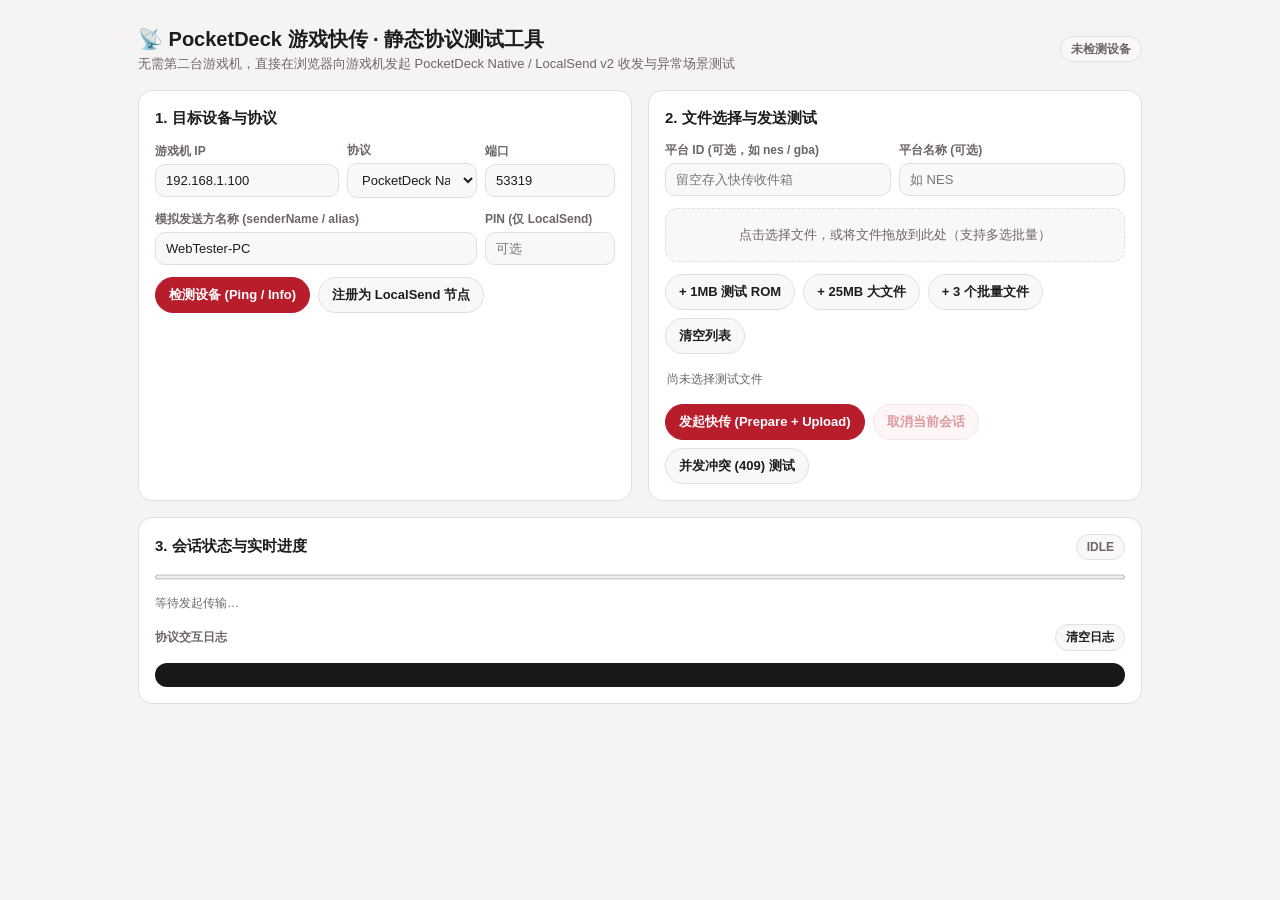
<file: tools/quickshare-tester.html>
<!doctype html>
<html lang="zh-CN">
<head>
  <meta charset="utf-8" />
  <meta name="viewport" content="width=device-width, initial-scale=1" />
  <title>PocketDeck QuickShare 协议测试工具</title>
  <style>
    :root {
      --bg: #f6f4f3;
      --surface: #ffffff;
      --surface-soft: #faf8f7;
      --border: #e4dedc;
      --text: #1e1b1b;
      --muted: #6e6565;
      --ruby: #b81d2c;
      --ruby-soft: #fbecee;
      --ok: #157f4b;
      --ok-soft: #eaf8f0;
      --warn: #b45309;
      --warn-soft: #fef5e7;
      --radius: 14px;
    }
    * { box-sizing: border-box; }
    body {
      margin: 0;
      font-family: -apple-system, BlinkMacSystemFont, "Segoe UI", Roboto, "PingFang SC", "Microsoft YaHei", sans-serif;
      background: var(--bg);
      color: var(--text);
      line-height: 1.5;
    }
    .wrap {
      max-width: 1040px;
      margin: 0 auto;
      padding: 24px 18px 48px;
      display: grid;
      gap: 16px;
    }
    header {
      display: flex;
      flex-wrap: wrap;
      align-items: center;
      justify-content: space-between;
      gap: 12px;
    }
    h1 {
      margin: 0;
      font-size: 20px;
      display: flex;
      align-items: center;
      gap: 8px;
    }
    .sub { font-size: 13px; color: var(--muted); }
    .grid {
      display: grid;
      grid-template-columns: repeat(auto-fit, minmax(320px, 1fr));
      gap: 16px;
    }
    .card {
      background: var(--surface);
      border: 1px solid var(--border);
      border-radius: var(--radius);
      padding: 16px;
      display: grid;
      gap: 12px;
      align-content: start;
    }
    .card h2 {
      margin: 0;
      font-size: 15px;
      display: flex;
      align-items: center;
      justify-content: space-between;
    }
    .row {
      display: flex;
      flex-wrap: wrap;
      gap: 8px;
      align-items: center;
    }
    .field {
      display: grid;
      gap: 4px;
      flex: 1;
      min-width: 130px;
    }
    label { font-size: 12px; color: var(--muted); font-weight: 600; }
    input, select {
      width: 100%;
      padding: 8px 10px;
      border: 1px solid var(--border);
      border-radius: 10px;
      background: var(--surface-soft);
      color: var(--text);
      font-size: 13px;
      outline: none;
    }
    input:focus, select:focus { border-color: var(--ruby); background: #fff; }
    button {
      border: 1px solid var(--border);
      background: var(--surface-soft);
      color: var(--text);
      padding: 8px 13px;
      border-radius: 999px;
      font-size: 13px;
      font-weight: 600;
      cursor: pointer;
      transition: 0.15s ease;
    }
    button:hover:not(:disabled) { border-color: var(--ruby); color: var(--ruby); }
    button:disabled { opacity: 0.45; cursor: not-allowed; }
    button.primary {
      background: var(--ruby);
      border-color: var(--ruby);
      color: #fff;
    }
    button.primary:hover:not(:disabled) { filter: brightness(0.92); color: #fff; }
    button.danger {
      background: var(--ruby-soft);
      border-color: #f0c2c7;
      color: var(--ruby);
    }
    .pill {
      display: inline-flex;
      align-items: center;
      gap: 6px;
      padding: 3px 10px;
      border-radius: 999px;
      font-size: 12px;
      font-weight: 600;
      background: var(--surface-soft);
      border: 1px solid var(--border);
      color: var(--muted);
    }
    .pill.ok { background: var(--ok-soft); border-color: #bfe7d1; color: var(--ok); }
    .pill.warn { background: var(--warn-soft); border-color: #f5d8a8; color: var(--warn); }
    .pill.err { background: var(--ruby-soft); border-color: #f0c2c7; color: var(--ruby); }
    .drop {
      border: 1.5px dashed var(--border);
      border-radius: 12px;
      padding: 16px;
      text-align: center;
      background: var(--surface-soft);
      cursor: pointer;
      font-size: 13px;
      color: var(--muted);
    }
    .drop.over { border-color: var(--ruby); background: var(--ruby-soft); color: var(--ruby); }
    .files {
      display: grid;
      gap: 6px;
      max-height: 150px;
      overflow: auto;
    }
    .file-item {
      display: flex;
      justify-content: space-between;
      align-items: center;
      font-size: 12px;
      padding: 6px 10px;
      border-radius: 8px;
      background: var(--surface-soft);
      border: 1px solid var(--border);
    }
    progress {
      width: 100%;
      height: 10px;
      accent-color: var(--ruby);
    }
    .log {
      background: #191717;
      color: #eae4e4;
      border-radius: 12px;
      padding: 12px;
      font-family: ui-monospace, SFMono-Regular, Menlo, Consolas, monospace;
      font-size: 12px;
      max-height: 280px;
      overflow: auto;
      white-space: pre-wrap;
      word-break: break-all;
    }
    .hint {
      font-size: 12px;
      color: var(--muted);
      background: var(--surface-soft);
      border: 1px solid var(--border);
      border-radius: 10px;
      padding: 10px 12px;
    }
    a { color: var(--ruby); }
  </style>
</head>
<body>
  <div class="wrap">
    <header>
      <div>
        <h1>📡 PocketDeck 游戏快传 · 静态协议测试工具</h1>
        <div class="sub">无需第二台游戏机，直接在浏览器向游戏机发起 PocketDeck Native / LocalSend v2 收发与异常场景测试</div>
      </div>
      <span id="connBadge" class="pill">未检测设备</span>
    </header>

    <div class="grid">
      <!-- 连接配置 -->
      <section class="card">
        <h2>1. 目标设备与协议</h2>
        <div class="row">
          <div class="field" style="flex: 1.5;">
            <label>游戏机 IP</label>
            <input id="ip" placeholder="192.168.1.100" />
          </div>
          <div class="field">
            <label>协议</label>
            <select id="protocol">
              <option value="pocketdeck">PocketDeck Native (HTTP)</option>
              <option value="localsend">LocalSend v2 (HTTPS)</option>
            </select>
          </div>
          <div class="field" style="max-width: 96px;">
            <label>端口</label>
            <input id="port" type="number" value="53319" />
          </div>
        </div>
        <div class="row">
          <div class="field">
            <label>模拟发送方名称 (senderName / alias)</label>
            <input id="senderName" value="WebTester-PC" />
          </div>
          <div class="field" style="max-width: 130px;">
            <label>PIN (仅 LocalSend)</label>
            <input id="pin" placeholder="可选" />
          </div>
        </div>
        <div class="row">
          <button class="primary" id="btnPing">检测设备 (Ping / Info)</button>
          <button id="btnRegister" title="向游戏机发送 LocalSend register 广播自身">注册为 LocalSend 节点</button>
        </div>
        <div id="deviceInfo" class="hint" style="display:none;"></div>
        <div class="hint" id="tlsHint" style="display:none;">
          LocalSend 使用自签名 HTTPS（端口 53317）。若浏览器拦截请求，请先点击下方链接并在新标签页选择「继续访问」以信任证书：<br/>
          <a id="tlsLink" href="#" target="_blank" rel="noopener">打开设备 LocalSend Info 信任证书</a>
        </div>
      </section>

      <!-- 文件与发送测试 -->
      <section class="card">
        <h2>2. 文件选择与发送测试</h2>
        <div class="row">
          <div class="field">
            <label>平台 ID (可选，如 nes / gba)</label>
            <input id="platformId" placeholder="留空存入快传收件箱" />
          </div>
          <div class="field">
            <label>平台名称 (可选)</label>
            <input id="platformName" placeholder="如 NES" />
          </div>
        </div>

        <input id="fileInput" type="file" multiple style="display:none;" />
        <div class="drop" id="dropZone">
          点击选择文件，或将文件拖放到此处（支持多选批量）
        </div>
        <div class="row">
          <button id="btnGenSmall">+ 1MB 测试 ROM</button>
          <button id="btnGenLarge">+ 25MB 大文件</button>
          <button id="btnGenBatch">+ 3 个批量文件</button>
          <button id="btnClearFiles">清空列表</button>
        </div>
        <div class="files" id="fileList"></div>

        <div class="row">
          <button class="primary" id="btnSend">发起快传 (Prepare + Upload)</button>
          <button class="danger" id="btnCancel" disabled>取消当前会话</button>
          <button id="btnBusyTest" title="在已有会话进行中时再发一次 prepare，验证 409 busy">并发冲突 (409) 测试</button>
        </div>
      </section>
    </div>

    <!-- 传输状态与日志 -->
    <section class="card">
      <h2>
        <span>3. 会话状态与实时进度</span>
        <span id="phaseBadge" class="pill">IDLE</span>
      </h2>
      <progress id="progBar" value="0" max="100"></progress>
      <div class="row" style="justify-content: space-between; font-size: 12px; color: var(--muted);">
        <span id="progText">等待发起传输…</span>
        <span id="sessionText"></span>
      </div>
      <div class="row" style="justify-content: space-between;">
        <label>协议交互日志</label>
        <button id="btnClearLog" style="padding: 4px 10px; font-size: 12px;">清空日志</button>
      </div>
      <div class="log" id="logBox"></div>
    </section>
  </div>

  <script>
    const $ = (id) => document.getElementById(id);
    const state = {
      files: [],
      sessionId: null,
      activeXhr: null,
      cancelled: false,
      polling: false,
      senderId: 'web-tester-' + Math.random().toString(36).slice(2, 10),
    };

    // Restore saved settings
    $('ip').value = localStorage.getItem('qs_ip') || '192.168.1.100';
    $('senderName').value = localStorage.getItem('qs_sender') || 'WebTester-PC';
    $('protocol').value = localStorage.getItem('qs_proto') || 'pocketdeck';
    $('port').value = localStorage.getItem('qs_port') || ($('protocol').value === 'localsend' ? '53317' : '53319');

    function saveSettings() {
      localStorage.setItem('qs_ip', $('ip').value.trim());
      localStorage.setItem('qs_sender', $('senderName').value.trim());
      localStorage.setItem('qs_proto', $('protocol').value);
      localStorage.setItem('qs_port', $('port').value.trim());
    }

    function baseUrl() {
      const ip = $('ip').value.trim();
      const port = $('port').value.trim();
      const proto = $('protocol').value === 'localsend' ? 'https' : 'http';
      return `${proto}://${ip}:${port}`;
    }

    function updateTlsHint() {
      const isLs = $('protocol').value === 'localsend';
      $('tlsHint').style.display = isLs ? 'block' : 'none';
      if (isLs) {
        const url = `${baseUrl()}/api/localsend/v2/info`;
        $('tlsLink').href = url;
        $('tlsLink').textContent = `打开 ${url} 信任自签名证书`;
      }
    }
    updateTlsHint();

    $('protocol').addEventListener('change', () => {
      $('port').value = $('protocol').value === 'localsend' ? '53317' : '53319';
      updateTlsHint();
      saveSettings();
    });
    ['ip', 'port', 'senderName'].forEach((id) => $(id).addEventListener('change', () => {
      updateTlsHint();
      saveSettings();
    }));

    function log(msg, data) {
      const ts = new Date().toLocaleTimeString('zh-CN', { hour12: false });
      const line = data !== undefined
        ? `[${ts}] ${msg} ${typeof data === 'string' ? data : JSON.stringify(data)}`
        : `[${ts}] ${msg}`;
      $('logBox').textContent += line + '\n';
      $('logBox').scrollTop = $('logBox').scrollHeight;
    }

    function setPhase(label, kind = '') {
      const el = $('phaseBadge');
      el.textContent = label;
      el.className = 'pill' + (kind ? ' ' + kind : '');
    }

    function fmtSize(bytes) {
      if (bytes < 1024) return `${bytes} B`;
      if (bytes < 1024 * 1024) return `${(bytes / 1024).toFixed(1)} KB`;
      return `${(bytes / (1024 * 1024)).toFixed(2)} MB`;
    }

    function renderFiles() {
      const box = $('fileList');
      box.innerHTML = '';
      if (state.files.length === 0) {
        box.innerHTML = '<div style="font-size:12px;color:var(--muted);padding:4px 2px;">尚未选择测试文件</div>';
        return;
      }
      state.files.forEach((f, idx) => {
        const div = document.createElement('div');
        div.className = 'file-item';
        div.innerHTML = `<span>${idx + 1}. ${f.name}</span><span style="color:var(--muted)">${fmtSize(f.size)}</span>`;
        box.appendChild(div);
      });
    }
    renderFiles();

    function addFiles(fileList) {
      for (const f of fileList) state.files.push(f);
      renderFiles();
    }

    function makeSyntheticFile(name, sizeBytes) {
      const chunk = new Uint8Array(Math.min(sizeBytes, 1024 * 1024));
      for (let i = 0; i < chunk.length; i++) chunk[i] = (i * 31) & 0xff;
      const parts = [];
      let rem = sizeBytes;
      while (rem > 0) {
        const take = Math.min(rem, chunk.length);
        parts.push(take === chunk.length ? chunk : chunk.subarray(0, take));
        rem -= take;
      }
      return new File(parts, name, { type: 'application/octet-stream' });
    }

    $('dropZone').addEventListener('click', () => $('fileInput').click());
    $('fileInput').addEventListener('change', (e) => {
      addFiles(e.target.files);
      e.target.value = '';
    });
    $('dropZone').addEventListener('dragover', (e) => {
      e.preventDefault();
      $('dropZone').classList.add('over');
    });
    $('dropZone').addEventListener('dragleave', () => $('dropZone').classList.remove('over'));
    $('dropZone').addEventListener('drop', (e) => {
      e.preventDefault();
      $('dropZone').classList.remove('over');
      addFiles(e.dataTransfer.files);
    });

    $('btnGenSmall').addEventListener('click', () => {
      addFiles([makeSyntheticFile(`test_rom_${Date.now() % 10000}.nes`, 1024 * 1024)]);
    });
    $('btnGenLarge').addEventListener('click', () => {
      addFiles([makeSyntheticFile(`large_test_${Date.now() % 10000}.bin`, 25 * 1024 * 1024)]);
    });
    $('btnGenBatch').addEventListener('click', () => {
      const tag = Date.now() % 10000;
      addFiles([
        makeSyntheticFile(`batch_${tag}_1.nes`, 512 * 1024),
        makeSyntheticFile(`batch_${tag}_2.gba`, 1024 * 1024),
        makeSyntheticFile(`batch_${tag}_3.txt`, 4096),
      ]);
    });
    $('btnClearFiles').addEventListener('click', () => {
      state.files = [];
      renderFiles();
    });
    $('btnClearLog').addEventListener('click', () => { $('logBox').textContent = ''; });

    async function apiJson(method, path, body) {
      const url = baseUrl() + path;
      const t0 = performance.now();
      log(`-> ${method} ${url}`, body ?? '');
      const res = await fetch(url, {
        method,
        headers: body !== undefined ? { 'Content-Type': 'application/json' } : undefined,
        body: body !== undefined ? JSON.stringify(body) : undefined,
      });
      const text = await res.text();
      const ms = Math.round(performance.now() - t0);
      let json = null;
      try { json = JSON.parse(text); } catch (_) {}
      log(`<- ${res.status} (${ms}ms)`, json ?? text);
      return { status: res.status, ok: res.ok, json, text };
    }

    $('btnPing').addEventListener('click', async () => {
      saveSettings();
      const isLs = $('protocol').value === 'localsend';
      const path = isLs ? '/api/localsend/v2/info' : '/api/share/ping';
      try {
        const r = await apiJson('GET', path);
        if (r.ok && r.json) {
          $('connBadge').textContent = `在线 · ${r.json.deviceName || r.json.alias || 'OK'}`;
          $('connBadge').className = 'pill ok';
          $('deviceInfo').style.display = 'block';
          $('deviceInfo').textContent = `响应: ${JSON.stringify(r.json)}`;
        } else {
          $('connBadge').textContent = `HTTP ${r.status}`;
          $('connBadge').className = 'pill warn';
        }
      } catch (err) {
        $('connBadge').textContent = '连接失败';
        $('connBadge').className = 'pill err';
        log('!! Ping 失败（请检查 IP/端口/服务开关；若为 LocalSend 请先信任自签名证书）:', String(err));
      }
    });

    $('btnRegister').addEventListener('click', async () => {
      saveSettings();
      const ip = $('ip').value.trim();
      if (!ip) { log('!! 请先填写游戏机 IP'); return; }
      const alias = $('senderName').value.trim() || 'WebTester-PC';
      const lsUrl = `https://${ip}:53317/api/localsend/v2/register`;
      log(`-> POST ${lsUrl}`);
      try {
        const res = await fetch(lsUrl, {
          method: 'POST',
          headers: { 'Content-Type': 'application/json' },
          body: JSON.stringify({
            alias,
            version: '2.1',
            deviceModel: 'WebBrowser',
            deviceType: 'desktop',
            fingerprint: state.senderId,
            port: 53317,
            protocol: 'https',
            download: false,
          }),
        });
        const text = await res.text();
        log(`<- ${res.status} ${text.slice(0, 200)}`);
        const infoEl = $('deviceInfo');
        infoEl.style.display = 'block';
        if (res.ok) {
          infoEl.textContent = `✅ 已将「${alias}」注册为 LocalSend 节点，请在掌机快传页「在线设备」中查看。`;
        } else {
          infoEl.textContent = `❌ 注册失败 (HTTP ${res.status})：请确认掌机已开启「兼容 LocalSend 协议」。`;
        }
      } catch (err) {
        log('!! Register 失败:', String(err));
        $('tlsHint').style.display = 'block';
        $('tlsLink').href = `https://${ip}:53317/api/localsend/v2/info`;
        const infoEl = $('deviceInfo');
        infoEl.style.display = 'block';
        infoEl.textContent = `❌ 无法连接 https://${ip}:53317（请先点击下方链接信任自签名证书，并确认掌机已开启快传与 LocalSend 兼容）。`;
      }
    });

    function uploadXhr(url, file, onProgress) {
      return new Promise((resolve, reject) => {
        const xhr = new XMLHttpRequest();
        state.activeXhr = xhr;
        xhr.open('POST', url, true);
        xhr.setRequestHeader('Content-Type', 'application/octet-stream');
        xhr.upload.onprogress = (e) => {
          if (e.lengthComputable) onProgress(e.loaded, e.total);
        };
        xhr.onload = () => {
          state.activeXhr = null;
          resolve({ status: xhr.status, text: xhr.responseText });
        };
        xhr.onerror = () => {
          state.activeXhr = null;
          reject(new Error('XHR network error'));
        };
        xhr.onabort = () => {
          state.activeXhr = null;
          reject(new Error('ABORTED'));
        };
        xhr.send(file);
      });
    }

    async function runPocketDeckTransfer() {
      const sid = 'web-' + Date.now() + '-' + Math.random().toString(36).slice(2, 7);
      state.sessionId = sid;
      state.cancelled = false;
      $('sessionText').textContent = `Session: ${sid}`;
      $('btnCancel').disabled = false;
      setPhase('PREPARING', 'warn');

      const totalBytes = state.files.reduce((a, f) => a + f.size, 0);
      const names = state.files.map((f) => f.name);
      const prep = await apiJson('POST', '/api/share/prepare', {
        sessionId: sid,
        senderId: state.senderId,
        senderName: $('senderName').value.trim() || 'WebTester-PC',
        fileName: names[0],
        fileSize: totalBytes,
        fileCount: names.length,
        fileNames: names,
        platformId: $('platformId').value.trim(),
        platformName: $('platformName').value.trim(),
        gameTitle: names[0],
      });
      if (!prep.ok) {
        setPhase(`PREPARE HTTP ${prep.status}`, 'err');
        $('btnCancel').disabled = true;
        return;
      }

      setPhase('PENDING (等待游戏机确认)', 'warn');
      $('progText').textContent = '请在游戏机弹窗点击「接收」或「拒绝」…';
      while (!state.cancelled) {
        await new Promise((r) => setTimeout(r, 450));
        if (state.cancelled) break;
        const st = await apiJson('GET', `/api/share/status?sessionId=${encodeURIComponent(sid)}`);
        const status = st.json?.status || 'CANCELLED';
        if (status === 'ACCEPTED') break;
        if (status === 'REJECTED' || status === 'CANCELLED') {
          setPhase(status, 'err');
          $('progText').textContent = `对方已${status === 'REJECTED' ? '拒绝' : '取消'}本次接收`;
          $('btnCancel').disabled = true;
          return;
        }
      }
      if (state.cancelled) return;

      setPhase('UPLOADING', 'warn');
      let sentBefore = 0;
      for (let i = 0; i < state.files.length; i++) {
        if (state.cancelled) return;
        const f = state.files[i];
        const idx = i + 1;
        const isLast = idx === state.files.length ? '1' : '0';
        const upUrl = `${baseUrl()}/api/share/upload?sessionId=${encodeURIComponent(sid)}&index=${idx}&name=${encodeURIComponent(f.name)}&isLast=${isLast}`;
        log(`-> POST ${upUrl} (${fmtSize(f.size)})`);
        const res = await uploadXhr(upUrl, f, (loaded) => {
          const pct = totalBytes > 0 ? Math.min(100, Math.round(((sentBefore + loaded) / totalBytes) * 100)) : 100;
          $('progBar').value = pct;
          $('progText').textContent = `发送 (${idx}/${state.files.length}): ${f.name} · ${pct}%`;
        });
        log(`<- upload ${idx} HTTP ${res.status}`, res.text);
        if (res.status < 200 || res.status >= 300) {
          setPhase(`UPLOAD HTTP ${res.status}`, 'err');
          $('btnCancel').disabled = true;
          return;
        }
        sentBefore += f.size;
      }
      $('progBar').value = 100;
      $('progText').textContent = `完成！共发送 ${state.files.length} 个文件 (${fmtSize(totalBytes)})`;
      setPhase('DONE', 'ok');
      $('btnCancel').disabled = true;
    }

    async function runLocalSendTransfer() {
      state.cancelled = false;
      $('btnCancel').disabled = false;
      setPhase('LS PREPARE', 'warn');
      const filesObj = {};
      state.files.forEach((f, i) => {
        filesObj['f' + i] = {
          id: 'f' + i,
          fileName: f.name,
          size: f.size,
          fileType: f.type || 'application/octet-stream',
        };
      });
      const pin = $('pin').value.trim();
      const pinQs = pin ? `?pin=${encodeURIComponent(pin)}` : '';
      const prep = await apiJson('POST', `/api/localsend/v2/prepare-upload${pinQs}`, {
        info: {
          alias: $('senderName').value.trim() || 'WebTester-PC',
          version: '2.1',
          deviceModel: 'WebBrowser',
          deviceType: 'desktop',
          fingerprint: state.senderId,
          port: 53317,
          protocol: 'https',
          download: false,
        },
        files: filesObj,
      });
      if (!prep.ok || !prep.json?.sessionId) {
        setPhase(`LS HTTP ${prep.status}`, 'err');
        $('progText').textContent = `LocalSend prepare-upload 失败: HTTP ${prep.status} ${prep.text}`;
        $('btnCancel').disabled = true;
        return;
      }
      const sid = prep.json.sessionId;
      const tokens = prep.json.files || {};
      state.sessionId = sid;
      $('sessionText').textContent = `LS Session: ${sid}`;

      setPhase('UPLOADING', 'warn');
      const totalBytes = state.files.reduce((a, f) => a + f.size, 0);
      let sentBefore = 0;
      for (let i = 0; i < state.files.length; i++) {
        if (state.cancelled) return;
        const fid = 'f' + i;
        const f = state.files[i];
        const tok = tokens[fid] || '';
        const upUrl = `${baseUrl()}/api/localsend/v2/upload?sessionId=${encodeURIComponent(sid)}&fileId=${encodeURIComponent(fid)}&token=${encodeURIComponent(tok)}`;
        log(`-> POST ${upUrl} (${fmtSize(f.size)})`);
        const res = await uploadXhr(upUrl, f, (loaded) => {
          const pct = totalBytes > 0 ? Math.min(100, Math.round(((sentBefore + loaded) / totalBytes) * 100)) : 100;
          $('progBar').value = pct;
          $('progText').textContent = `LocalSend 发送 (${i + 1}/${state.files.length}): ${f.name} · ${pct}%`;
        });
        log(`<- LS upload ${fid} HTTP ${res.status}`, res.text);
        if (res.status < 200 || res.status >= 300) {
          setPhase(`LS UPLOAD HTTP ${res.status}`, 'err');
          $('btnCancel').disabled = true;
          return;
        }
        sentBefore += f.size;
      }
      $('progBar').value = 100;
      $('progText').textContent = `LocalSend 完成！共发送 ${state.files.length} 个文件`;
      setPhase('DONE', 'ok');
      $('btnCancel').disabled = true;
    }

    $('btnSend').addEventListener('click', async () => {
      saveSettings();
      if (state.files.length === 0) {
        alert('请先选择文件或点击「+ 1MB 测试 ROM」生成测试文件');
        return;
      }
      $('progBar').value = 0;
      try {
        if ($('protocol').value === 'localsend') {
          await runLocalSendTransfer();
        } else {
          await runPocketDeckTransfer();
        }
      } catch (err) {
        if (String(err).includes('ABORTED')) {
          setPhase('CANCELLED', 'err');
          $('progText').textContent = '已主动取消传输';
        } else {
          setPhase('ERROR', 'err');
          log('!! 传输异常:', String(err));
        }
        $('btnCancel').disabled = true;
      }
    });

    $('btnCancel').addEventListener('click', async () => {
      state.cancelled = true;
      if (state.activeXhr) state.activeXhr.abort();
      if (state.sessionId) {
        const path = $('protocol').value === 'localsend'
          ? `/api/localsend/v2/cancel?sessionId=${encodeURIComponent(state.sessionId)}`
          : `/api/share/cancel?sessionId=${encodeURIComponent(state.sessionId)}`;
        try { await apiJson('POST', path); } catch (_) {}
      }
      setPhase('CANCELLED', 'err');
      $('btnCancel').disabled = true;
    });

    $('btnBusyTest').addEventListener('click', async () => {
      saveSettings();
      const sid = 'busy-test-' + Date.now();
      const isLs = $('protocol').value === 'localsend';
      try {
        const r = isLs
          ? await apiJson('POST', '/api/localsend/v2/prepare-upload', {
              info: {
                alias: 'BusyTester',
                version: '2.1',
                deviceModel: 'WebBrowser',
                deviceType: 'desktop',
                fingerprint: state.senderId + '-busy',
                port: 53317,
                protocol: 'https',
              },
              files: {
                f1: { id: 'f1', fileName: 'conflict_probe.nes', size: 1024, fileType: 'application/octet-stream' },
              },
            })
          : await apiJson('POST', '/api/share/prepare', {
              sessionId: sid,
              senderId: state.senderId,
              senderName: 'BusyTester',
              fileName: 'conflict_probe.nes',
              fileSize: 1024,
              fileCount: 1,
              fileNames: ['conflict_probe.nes'],
            });
        if (r.status === 409) {
          log('✅ 并发冲突测试通过：掌机正确返回 HTTP 409 Conflict (busy)');
        } else {
          log(`ℹ️ 并发测试返回 HTTP ${r.status}（需在掌机已有传输/待确认会话时触发才会返回 409）`);
        }
      } catch (err) {
        log('!! Busy probe 异常:', String(err));
      }
    });
  </script>
</body>
</html>
</file>
